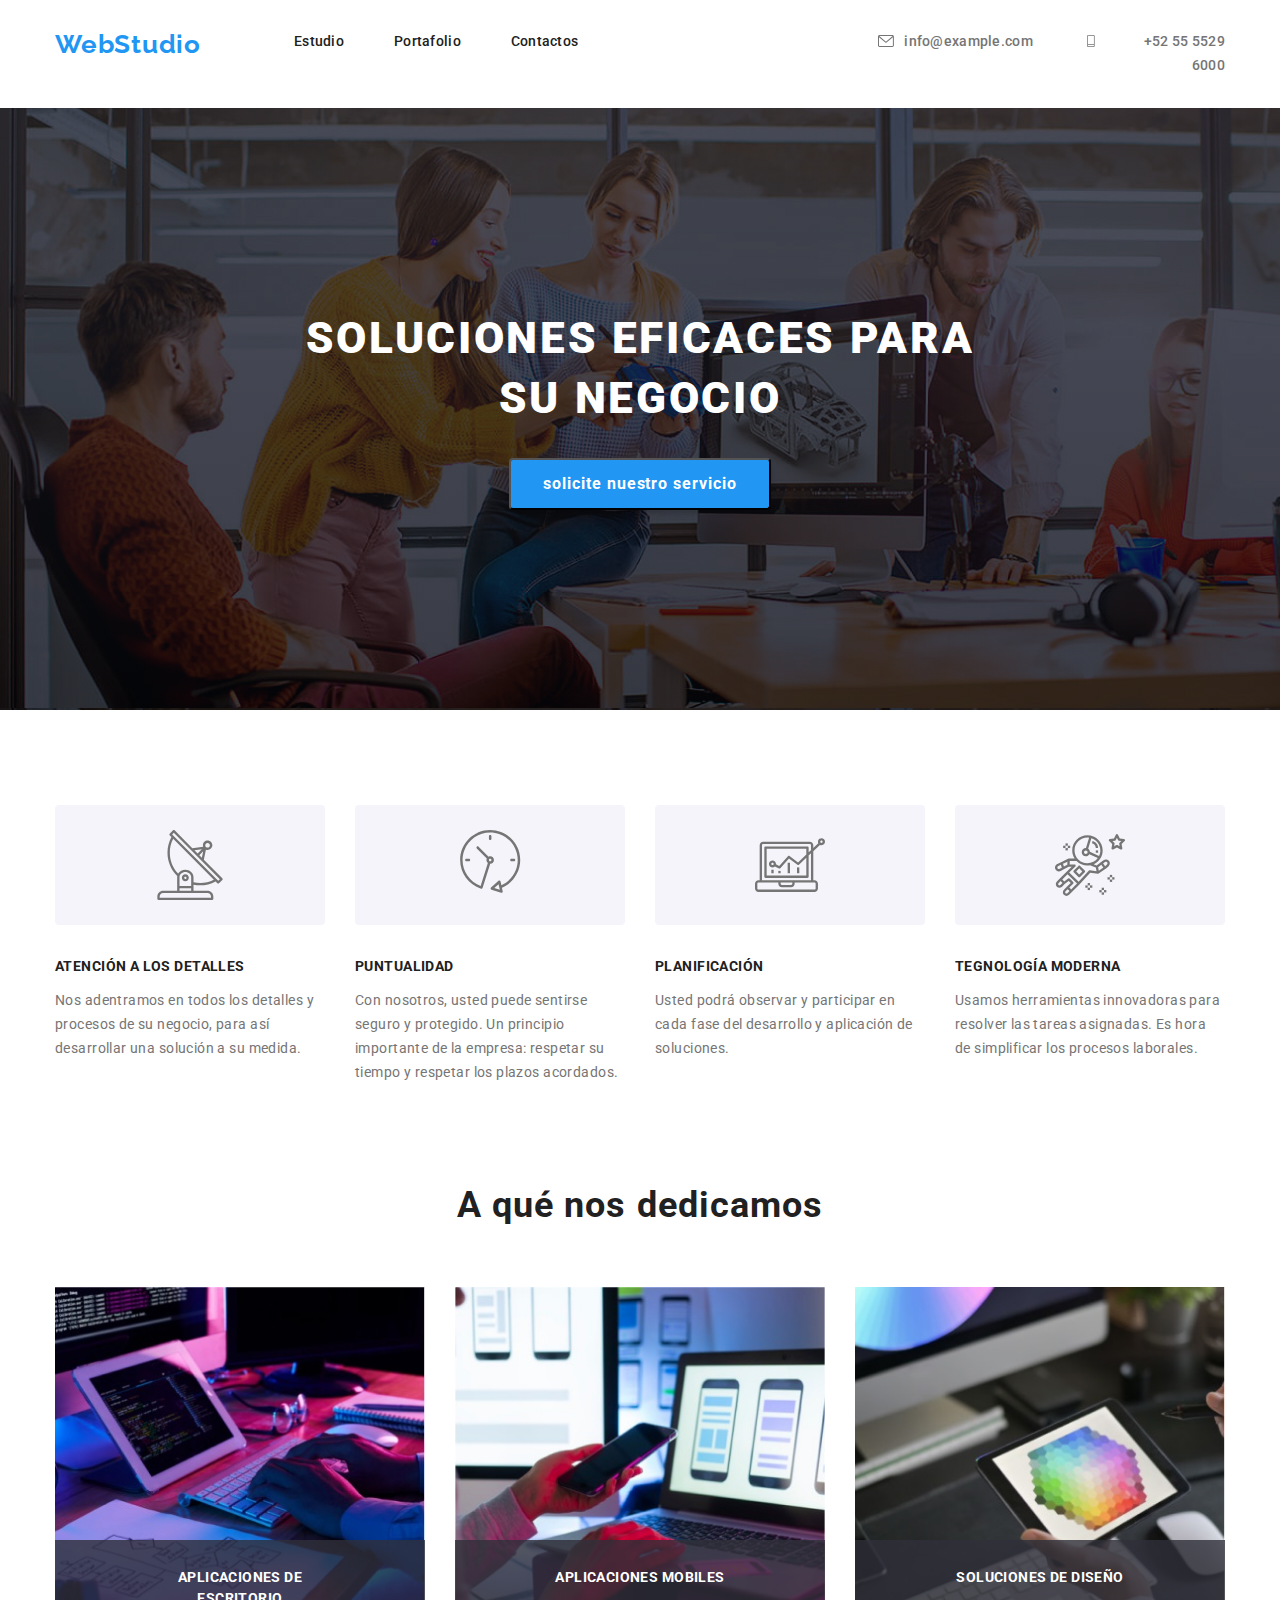
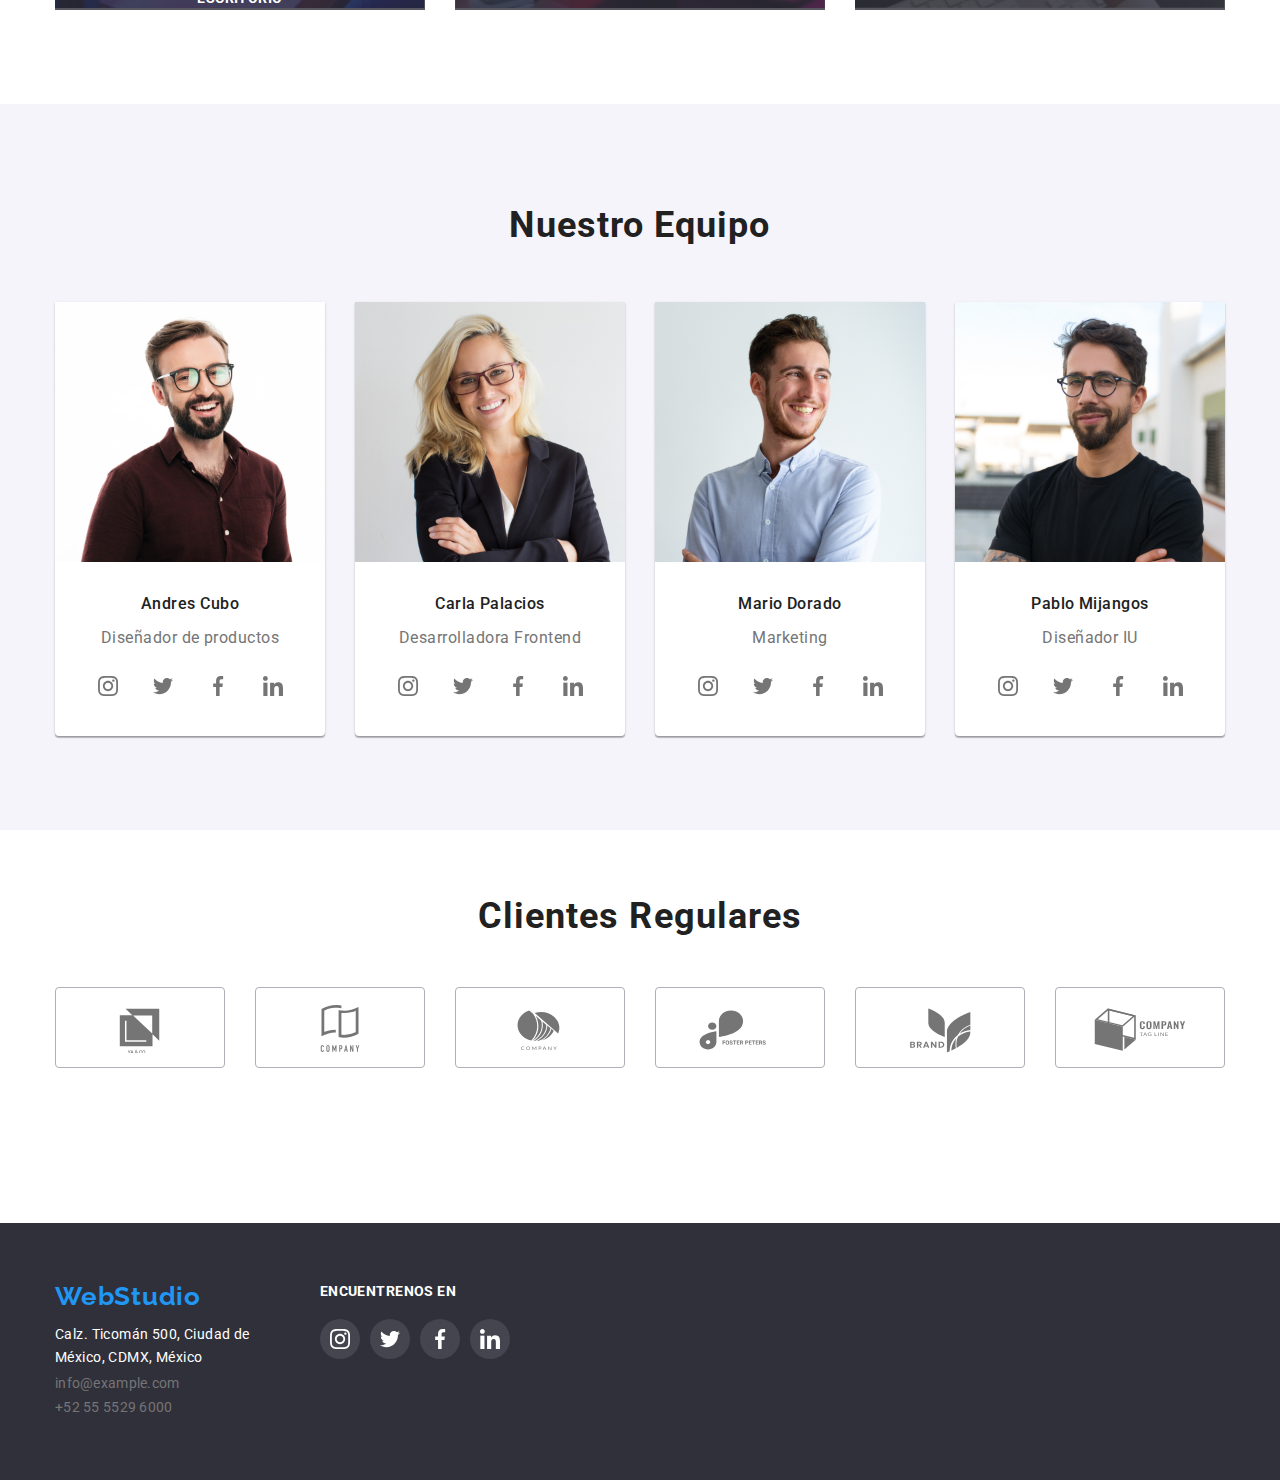
<file: index.html>
<!DOCTYPE html>
<html lang="en">
  <head>
    <meta charset="UTF-8" />
    <meta http-equiv="X-UA-Compatible" content="IE=edge" />
    <meta name="viewport" content="width=device-width, initial-scale=1.0" />
    <title>STUDIO-INDEX</title>
    <link
      rel="stylesheet"
      href="https://cdnjs.cloudflare.com/ajax/libs/modern-normalize/1.0.0/modern-normalize.min.css"
    />
    <link rel="stylesheet" href="./css/styles.css" />
    <link rel="preconnect" href="https://fonts.googleapis.com" />
    <link rel="preconnect" href="https://fonts.gstatic.com" crossorigin />
    <link
      href="https://fonts.googleapis.com/css2?family=Raleway:wght@700&family=Roboto:wght@400;500;700;900&display=swap"
      rel="stylesheet"
    />
  </head>
  <body>
    <header class="container-header">
      <div class="container flex">
        <nav class="container-nav">
          <a class="header-webstudio" href="webStudio">WebStudio</a>
          <ul class="set-header">
            <li class="item-header">
              <a class="stud-tex" href="./index.html"> Estudio</a>
            </li>
            <li class="item-header">
              <a class="stud-tex" href="./portafolio.html"> Portafolio</a>
            </li>
            <li class="item-header">
              <a class="stud-tex" href="Contactos"> Contactos</a>
            </li>
          </ul>
        </nav>
        <ul class="set-link-header">
          <li class="item-header">
            <svg class="icons-header">
              <use href="./images/symbol-defs.svg#icon-sobre"></use>
            </svg>
            <a class="a-header-text sobre" href="info@example.com">
              info@example.com
            </a>
          </li>
          <li class="item-header">
            <svg class="icons-header telefonio">
              <use href="./images/symbol-defs.svg#icon-telefonio"></use>
            </svg>
            <a class="a-header-text" href="+525555296000"> +52 55 5529 6000 </a>
          </li>
        </ul>
      </div>
    </header>
    <main>
      <section class="container-heroes">
        <div class="container">
          <h1 class="heroes-title">
            SOLUCIONES EFICACES PARA <br />
            SU NEGOCIO
          </h1>
          <button class="abrir-boton" data-modal-open>solicite nuestro servicio</button>

 <div class="backdrop is-hidden" data-modal>
    <div class="modal">
  <!-- <h3>deje sus datos..</h3>
    <form>
        <label>
        Nombre
        </label>
    </form><input type="text" name="" id="">   -->
    <button class="cerrar" data-modal-close><svg xmlns="http://www.w3.org/2000/svg" width="18" height="18" viewBox="0 0 18 18" fill="none">
      <path d="M15 4.10786L13.8921 3L9.5 7.39214L5.10786 3L4 4.10786L8.39214 8.5L4 12.8921L5.10786 14L9.5 9.60786L13.8921 14L15 12.8921L10.6079 8.5L15 4.10786Z" fill="black"/>
      </svg></button>  
    
</div>
</div>
      </section>
      <!--Grupo 1-->
      <section class="container-indicators">
        <div class="container">
          <ul class="card-set-indicators">
            <li class="item-indicators">
              <div class="box-indicators">
                <svg class="icons-indicators">
                  <use href="./images/symbol-defs.svg#icon-antena-1"></use>
                </svg>
              </div>
              <h3 class="indicators-title">ATENCIÓN A LOS DETALLES</h3>
              <p class="indicators-text">
                Nos adentramos en todos los detalles y<br />procesos de su
                negocio, para así <br />desarrollar una solución a su medida.
              </p>
            </li>
            <li class="item-indicators">
              <div class="box-indicators">
                <svg class="icons-indicators">
                  <use href="./images/symbol-defs.svg#icon-reloj-1"></use>
                </svg>
              </div>
              <h3 class="indicators-title">PUNTUALIDAD</h3>
              <p class="indicators-text">
                Con nosotros, usted puede sentirse <br />seguro y protegido. Un
                principio <br />importante de la empresa: respetar su
                <br />tiempo y respetar los plazos acordados.
              </p>
            </li>
            <li class="item-indicators">
              <div class="box-indicators">
                <svg class="icons-indicators">
                  <use href="./images/symbol-defs.svg#icon-diagrama-1"></use>
                </svg>
              </div>
              <h3 class="indicators-title">PLANIFICACIÓN</h3>
              <p class="indicators-text">
                Usted podrá observar y participar en <br />cada fase del
                desarrollo y aplicación de <br />soluciones.
              </p>
            </li>
            <li class="item-indicators">
              <div class="box-indicators">
                <svg class="icons-indicators">
                  <use href="./images/symbol-defs.svg#icon-astronauta-1"></use>
                </svg>
              </div>
              <h3 class="indicators-title">TEGNOLOGÍA MODERNA</h3>
              <p class="indicators-text">
                Usamos herramientas innovadoras para <br />resolver las tareas
                asignadas. Es hora <br />de simplificar los procesos laborales.
              </p>
            </li>
          </ul>
        </div>
      </section>
      <!--Grupo 3-->
      <section class="container-dedicate">
        <div class="container">
          <h2 class="dedicate-our-title">A qué nos dedicamos</h2>
          <ul class="set-images-dedicate">
            <!--imagen 1-->
            <li class="background">
              <img
                class="images-our-team"
                src="./images/computablet1.jpg"
                alt="Primer Miembro del Equipo"
                width="370px"
                height="294px"
              />
              <div class="box-dedicate-bottom">
                <p class="text-dedicate">APLICACIONES DE ESCRITORIO</p>
              </div>
            </li>
            <!--imagen 3-->
            <li class="background">
              <img
                class="images-our-team"
                src="./images/compucelular2.jpg"
                alt="Primer Miembro del Equipo"
                width="370px"
                height="294px"
              />
              <div class="box-dedicate-bottom">
                <p class="text-dedicate">APLICACIONES MOBILES</p>
              </div>
            </li>
            <!--imagen 4-->
            <li class="background">
              <img
                class="images-our-team"
                src="./images/tabletpaletacolores.jpg"
                alt="Primer Miembro del Equipo"
                width="370px"
                height="294px"
              />
              <div class="box-dedicate-bottom">
                <p class="text-dedicate">SOLUCIONES DE DISEÑO</p>
              </div>
            </li>
          </ul>
        </div>
      </section>
      <!--Grupo 2-->
      <section class="our-team">
        <div class="container">
          <h2 class="title-our-team">Nuestro Equipo</h2>
          <!--Tarjetas del equipo-->
          <ul class="set-images-team">
            <!--Tarjeta 1-->
            <li class="item-our-team">
              <img
                class="images-our-team"
                src="./images/andrescubos.jpg"
                alt="Primer Miembro del Equipo"
                width="270"
                height="260"
              />
              <h3 class="name-employee">Andres Cubo</h3>
              <p class="function-employee">Diseñador de productos</p>
              <div class="icons-our-team">
                <div class="hover-conjunt-team">
                  <a class="circle-our-team-icons">
                    <svg class="social-media">
                      <use href="./images/symbol-defs.svg#icon-instagram"></use>
                    </svg>
                  </a>
                </div>
                <div class="hover-conjunt-team">
                  <a class="circle-our-team-icons">
                    <svg class="social-media">
                      <use href="./images/symbol-defs.svg#icon-twitter"></use>
                    </svg>
                  </a>
                </div>
                <div class="hover-conjunt-team">
                  <a class="circle-our-team-icons">
                    <svg class="social-media">
                      <use href="./images/symbol-defs.svg#icon-facebook"></use>
                    </svg>
                  </a>
                </div>
                <div class="hover-conjunt-team">
                  <a class="circle-our-team-icons">
                    <svg class="social-media">
                      <use href="./images/symbol-defs.svg#icon-linkedin"></use>
                    </svg>
                  </a>
                </div>
              </div>
            </li>
            <!--Tarjeta 2-->
            <li class="item-our-team">
              <img
                class="images-our-team"
                src="./images/carlapalacios.jpg"
                alt="Segundo Miembro del Equipo"
                width="270"
                height="260"
              />
              <h3 class="name-employee">Carla Palacios</h3>
              <p class="function-employee">Desarrolladora Frontend</p>
              <div class="icons-our-team">
                <div class="hover-conjunt-team">
                  <a class="circle-our-team-icons">
                    <svg class="social-media">
                      <use href="./images/symbol-defs.svg#icon-instagram"></use>
                    </svg>
                  </a>
                </div>
                <div class="hover-conjunt-team">
                  <a class="circle-our-team-icons">
                    <svg class="social-media">
                      <use href="./images/symbol-defs.svg#icon-twitter"></use>
                    </svg>
                  </a>
                </div>
                <div class="hover-conjunt-team">
                  <a class="circle-our-team-icons">
                    <svg class="social-media">
                      <use href="./images/symbol-defs.svg#icon-facebook"></use>
                    </svg>
                  </a>
                </div>
                <div class="hover-conjunt-team">
                  <a class="circle-our-team-icons">
                    <svg class="social-media">
                      <use href="./images/symbol-defs.svg#icon-linkedin"></use>
                    </svg>
                  </a>
                </div>
              </div>
            </li>
            <!--Tarjeta 3-->
            <li class="item-our-team">
              <img
                class="images-our-team"
                src="./images/mariodorado.jpg"
                alt="Tercer Miembro del Equipo"
                width="270"
                height="260"
              />
              <h3 class="name-employee">Mario Dorado</h3>
              <p class="function-employee">Marketing</p>
              <div class="icons-our-team">
                <div class="hover-conjunt-team">
                  <a class="circle-our-team-icons">
                    <svg class="social-media">
                      <use href="./images/symbol-defs.svg#icon-instagram"></use>
                    </svg>
                  </a>
                </div>
                <div class="hover-conjunt-team">
                  <a class="circle-our-team-icons">
                    <svg class="social-media">
                      <use href="./images/symbol-defs.svg#icon-twitter"></use>
                    </svg>
                  </a>
                </div>
                <div class="hover-conjunt-team">
                  <a class="circle-our-team-icons">
                    <svg class="social-media">
                      <use href="./images/symbol-defs.svg#icon-facebook"></use>
                    </svg>
                  </a>
                </div>
                <div class="hover-conjunt-team">
                  <a class="circle-our-team-icons">
                    <svg class="social-media">
                      <use href="./images/symbol-defs.svg#icon-linkedin"></use>
                    </svg>
                  </a>
                </div>
              </div>
            </li>
            <!--Tarjeta 4-->
            <li class="item-our-team">
              <img
                class="images-our-team"
                src="./images/pablomijangos.jpg"
                alt="cuarto Miembro del Equipo"
                width="270"
                height="260"
              />
              <h3 class="name-employee">Pablo Mijangos</h3>
              <p class="function-employee">Diseñador IU</p>
              <div class="icons-our-team">
                <div class="hover-conjunt-team">
                  <a class="circle-our-team-icons">
                    <svg class="social-media">
                      <use href="./images/symbol-defs.svg#icon-instagram"></use>
                    </svg>
                  </a>
                </div>
                <div class="hover-conjunt-team">
                  <a class="circle-our-team-icons">
                    <svg class="social-media">
                      <use href="./images/symbol-defs.svg#icon-twitter"></use>
                    </svg>
                  </a>
                </div>
                <div class="hover-conjunt-team">
                  <a class="circle-our-team-icons">
                    <svg class="social-media">
                      <use href="./images/symbol-defs.svg#icon-facebook"></use>
                    </svg>
                  </a>
                </div>
                <div class="hover-conjunt-team">
                  <a class="circle-our-team-icons">
                    <svg class="social-media">
                      <use href="./images/symbol-defs.svg#icon-linkedin"></use>
                    </svg>
                  </a>
                </div>
              </div>
            </li>
          </ul>
        </div>
      </section>
      <section class="container-regular-customers">
        <div class="container">
          <h2 class="title-regular-customers">Clientes Regulares</h2>
          <ul class="set-regular-customer">
            <li>
              <a class="box-regular-customer">
                <svg class="logos-regular-customer">
                  <use href="./images/symbol-defs.svg#icon-logo-1"></use>
                </svg>
              </a>
            </li>
            <li>
              <a class="box-regular-customer">
                <svg class="logos-regular-customer">
                  <use href="./images/symbol-defs.svg#icon-logo-2"></use>
                </svg>
              </a>
            </li>
            <li>
              <a class="box-regular-customer">
                <svg class="logos-regular-customer">
                  <use href="./images/symbol-defs.svg#icon-logo-3"></use>
                </svg>
              </a>
            </li>
            <li>
              <a class="box-regular-customer">
                <svg class="logos-regular-customer">
                  <use href="./images/symbol-defs.svg#icon-logo-4"></use>
                </svg>
              </a>
            </li>
            <li>
              <a class="box-regular-customer">
                <svg class="logos-regular-customer">
                  <use
                    class="icons"
                    href="./images/symbol-defs.svg#icon-logo-5"
                  ></use>
                </svg>
              </a>
            </li>
            <li>
              <a class="box-regular-customer">
                <svg class="logos-regular-customer">
                  <use
                    class="icons"
                    href="./images/symbol-defs.svg#icon-logo-6"
                  ></use>
                </svg>
              </a>
            </li>
          </ul>
        </div>
      </section>
    </main>
    <!--Base-->
    <footer class="container-footer">
      <div class="container flex">
        <div class="block">
          <a class="header-webstudio-footer" href="webStudio">WebStudio</a>
          <address class="address-footer">
            <p class="p-footer">
              Calz. Ticomán 500, Ciudad de <br />México, CDMX, México
            </p>
            <ul class="set-addrees-footer">
              <li class="item-a-footer">
                <a class="a-footer" href="info@example.com">
                  info@example.com</a
                >
              </li>
              <li class="item-a-footer">
                <a class="a-footer" href="+525555296000"> +52 55 5529 6000 </a>
              </li>
            </ul>
          </address>
        </div>
        <div class="container-footer-icons">
          <p class="title-meet">ENCUENTRENOS EN</p>
          <ul class="set-footer-icons">
            <li>
              <div class="circle-footer-icons">
                <svg class="social-media-footer">
                  <use href="./images/symbol-defs.svg#icon-instagram"></use>
                </svg>
              </div>
            </li>
            <li>
              <div class="circle-footer-icons">
                <svg class="social-media-footer">
                  <use href="./images/symbol-defs.svg#icon-twitter"></use>
                </svg>
              </div>
            </li>
            <li>
              <div class="circle-footer-icons">
                <svg class="social-media-footer">
                  <use href="./images/symbol-defs.svg#icon-facebook"></use>
                </svg>
              </div>
            </li>
            <li>
              <div class="circle-footer-icons">
                <svg class="social-media-footer">
                  <use href="./images/symbol-defs.svg#icon-linkedin"></use>
                </svg>
              </div>
            </li>
          </ul>
        </div>
      </div>
    </footer>
    <script src="./js/modal.js"></script>
  </body>
</html>
</file>
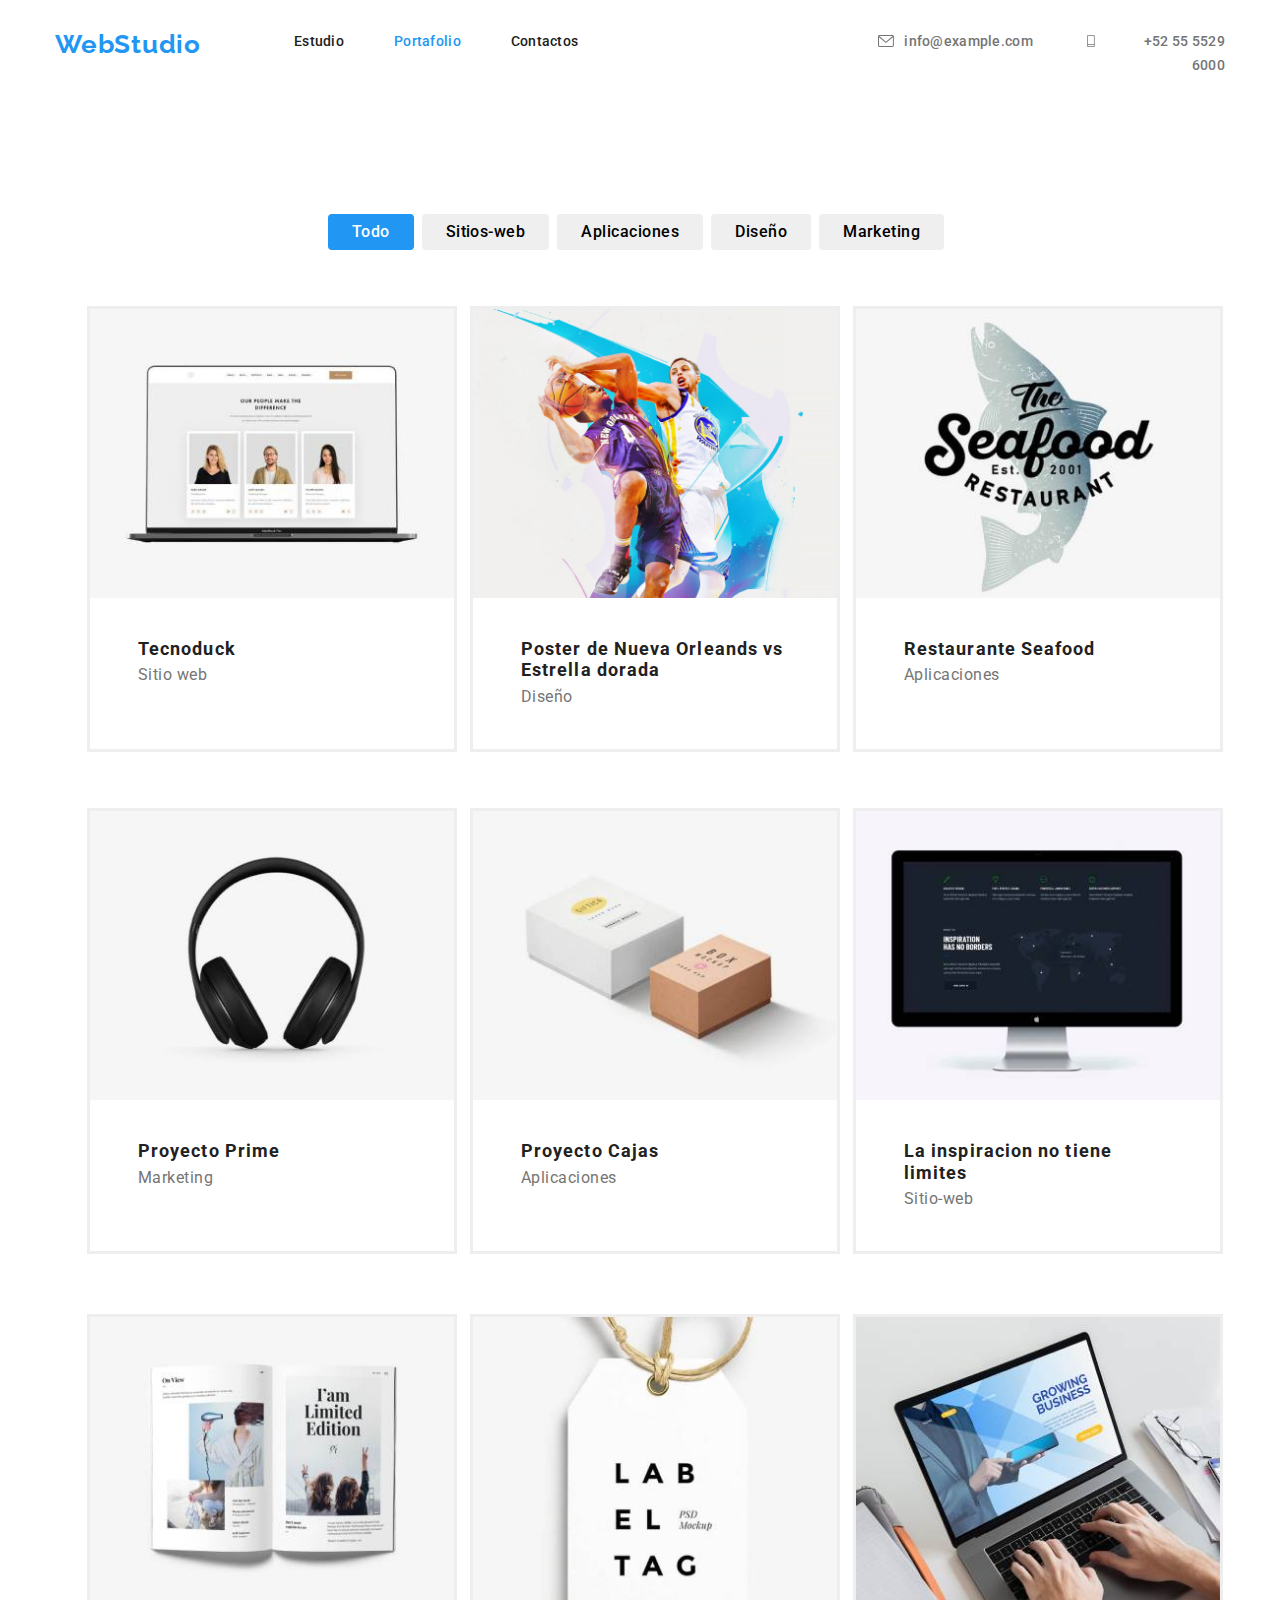
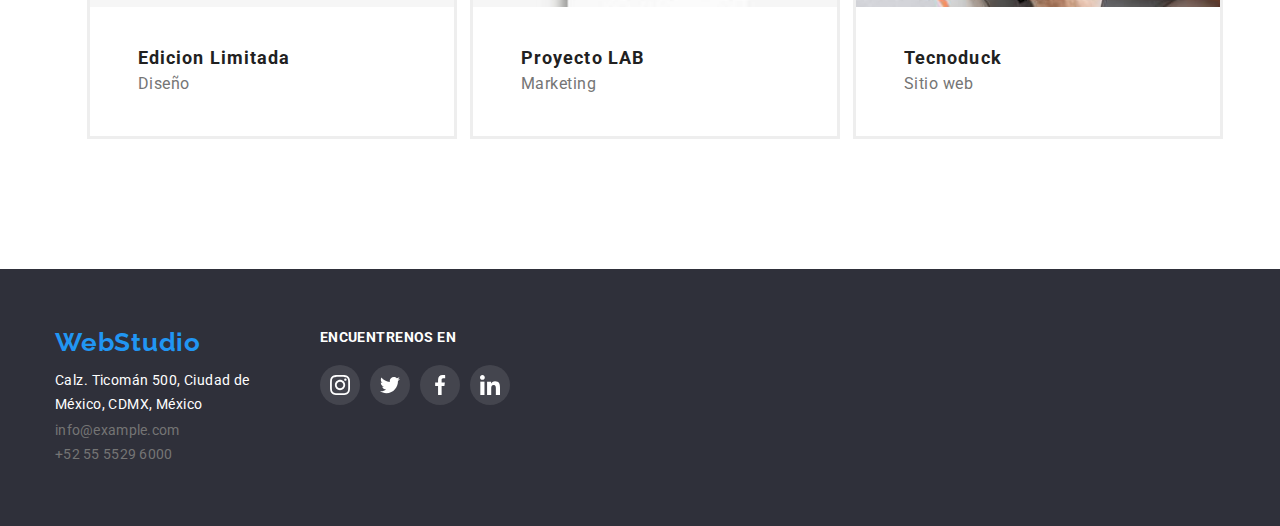
<file: portafolio.html>
<!DOCTYPE html>
<html lang="en">

<head>
  <meta charset="UTF-8" />
  <meta http-equiv="X-UA-Compatible" content="IE=edge" />
  <meta name="viewport" content="width=device-width, initial-scale=1.0" />
  <title>Webstudio-Portafolio</title>
  <!-- Primeramente el normalizador -->
  <link rel="stylesheet"
    href="https://cdnjs.cloudflare.com/ajax/libs/modern-normalize/1.0.0/modern-normalize.min.css" />
  <link rel="stylesheet" href="./css/styles.css" />
  <link rel="preconnect" href="https://fonts.googleapis.com" />
  <link rel="preconnect" href="https://fonts.gstatic.com" crossorigin />
  <link href="https://fonts.googleapis.com/css2?family=Raleway:wght@700&family=Roboto:wght@400;500;700;900&display=swap"
    rel="stylesheet" />
</head>

<body>
<main>
  <header class="container-header">
    <div class="container flex">
      <nav class="container-nav">
        <a class="header-webstudio" href="webStudio">WebStudio</a>
        <ul class="set-header">
          <li class="item-header">
            <a class="header-text" href="./index.html"> Estudio</a>
          </li>
          <li class="item-header">
            <a class="header-text portafolio" href="./portafolio.html">
              Portafolio</a
            >
          </li>
          <li class="item-header">
            <a class="header-text" href="Contactos"> Contactos</a>
          </li>
        </ul>
      </nav>
      <ul class="set-link-header">
        <li class="item-header">
          <svg class="icons-header">
            <use href="./images/symbol-defs.svg#icon-sobre"></use>
          </svg>
          <a class="a-header-text" href="info@example.com">
            info@example.com
          </a>
        </li>
        <li class="item-header">
          <svg class="icons-header telefonio">
            <use href="./images/symbol-defs.svg#icon-telefonio"></use>
          </svg>
          <a class="a-header-text" href="+525555296000"> +52 55 5529 6000 </a>
        </li>
      </ul>
    </div>
  </header>
  <main>
    <section class="container-briefcase">
      <div class="container">
        <ul class="set-filter-briefcase">
          <li class="item-filter-briefcase">
            <button type="button" class="filter-briefcase todo">Todo</button>
          </li>
          <li class="item-filter-briefcase">
            <button type="button" class="filter-briefcase sitio">
              Sitios-web
            </button>
          </li>
          <li class="item-filter-briefcase">
            <button type="button" class="filter-briefcase aplicaciones">
              Aplicaciones
            </button>
          </li>
          <li class="item-filter-briefcase">
            <button type="button" class="filter-briefcase diseño">
              Diseño
            </button>
          </li>
          <li class="item-filter-briefcase">
            <button type="button" class="filter-briefcase marketing">
              Marketing
            </button>
          </li>
        </ul>
   <!-- tarjetas  tarjetas  tarjetas  tarjetas  tarjetas  tarjetas  tarjetas  tarjetas  tarjetas  tarjetas  tarjetas  tarjetas  tarjetas  tarjetas  tarjetas  tarjetas  tarjetas  tarjetas  tarjetas  tarjetas  tarjetas  tarjetas  tarjetas
   tarjetas  tarjetas  tarjetas  tarjetas  tarjetas  tarjetas  tarjetas  tarjetas  tarjetas  tarjetas  tarjetas  tarjetas  tarjetas  tarjetas  tarjetas  tarjetas  tarjetas  tarjetas  tarjetas  tarjetas  tarjetas  tarjetas  tarjetas -->

  <div class="container-botton-top">
    <div class="flex-list">
    <div class="card-container">
      <div class="card-image">
        <img src="./images/computerthree.jpg" alt="Computerthree" width="370" />
        <div class="card-animation">
          Tecnoduck es una plataforma de ditribución de coronavirus de última generación. Las compañias usan esta
          plataforma para el espionaje digital y los ataques a los servidores
          seguros de la competencia.
        </div>
        </div> 
        <div class="card-body">
          <p class="card-title">Tecnoduck</p>
          <p class="card-description">Sitio web</p>
        </div>       
      </div> 

      <div class="card-container">
        <div class="card-image">
          <img src="./images/basketball.jpg" alt="Poster New Orleans VS Golden Star" width="370" />
          <div class="card-animation">
            Tecnoduck es una plataforma de ditribución de coronavirus de última generación. Las compañias usan esta
            plataforma para el espionaje digital y los ataques a los servidores
            seguros de la competencia.
          </div>
          </div> 
          <div class="card-body">
            <p class="card-title">Poster de Nueva Orleands vs<br />
              Estrella dorada</p>
            <p class="card-description">Diseño</p>
          </div>       
        </div> <div class="card-container">
          <div class="card-image">
            <img src="./images/theseafood.jpg" alt="The Seafood Restaurant" width="370" />
            <div class="card-animation">
              Tecnoduck es una plataforma de ditribución de coronavirus de última generación. Las compañias usan esta
              plataforma para el espionaje digital y los ataques a los servidores
              seguros de la competencia.
            </div>
            </div> 
            <div class="card-body">
              <p class="card-title">Restaurante Seafood</p>
              <p class="card-description">Aplicaciones</p>
            </div>       
          </div> 
    </div>
  </div>

  <div class="container-botton">
    <div class="flex-list">
    <div class="card-container">
      <div class="card-image">
        <img src="./images/headphones.jpg" alt="Headphones" width="370" />
        <div class="card-animation">
          Tecnoduck es una plataforma de ditribución de coronavirus de última generación. Las compañias usan esta
          plataforma para el espionaje digital y los ataques a los servidores
          seguros de la competencia.
        </div>
        </div> 
        <div class="card-body">
          <p class="card-title">Proyecto Prime</p>
          <p class="card-description">Marketing</p>
        </div>       
      </div> 

      <div class="card-container">
        <div class="card-image">
          <img src="./images/thebox.jpg" alt="The Boxs" width="370" />
          <div class="card-animation">
            Tecnoduck es una plataforma de ditribución de coronavirus de última generación. Las compañias usan esta
            plataforma para el espionaje digital y los ataques a los servidores
            seguros de la competencia.
          </div>
          </div> 
          <div class="card-body">
            <p class="card-title">Proyecto Cajas</p>
            <p class="card-description">Aplicaciones</p>
          </div>       
        </div> <div class="card-container">
          <div class="card-image">
            <img src="./images/computer.jpg" alt="Computer" width="370" />
            <div class="card-animation">
              Tecnoduck es una plataforma de ditribución de coronavirus de última generación. Las compañias usan esta
              plataforma para el espionaje digital y los ataques a los servidores
              seguros de la competencia.
            </div>
            </div> 
            <div class="card-body">
              <p class="card-title">La inspiracion no tiene limites</p>
              <p class="card-description">Sitio-web</p>
            </div>       
          </div> 
    </div>
  </div>

  <div class="container-botton-final">
    <div class="flex-list">
    <div class="card-container">
      <div class="card-image">
        <img src="./images/magazine.jpg" alt="Magazine" width="370" />
        <div class="card-animation">
          Tecnoduck es una plataforma de ditribución de coronavirus de última generación. Las compañias usan esta
          plataforma para el espionaje digital y los ataques a los servidores
          seguros de la competencia.
        </div>
        </div> 
        <div class="card-body">
          <p class="card-title">Edicion Limitada</p>
          <p class="card-description">Diseño</p>
        </div>       
      </div> 

      <div class="card-container">
        <div class="card-image">
          <img src="./images/label.jpg" alt="Labeltag" width="370" />
          <div class="card-animation">
            Tecnoduck es una plataforma de ditribución de coronavirus de última generación. Las compañias usan esta
            plataforma para el espionaje digital y los ataques a los servidores
            seguros de la competencia.
          </div>
          </div> 
          <div class="card-body">
            <p class="card-title">Proyecto LAB</p>
            <p class="card-description">Marketing</p>
          </div>       
        </div> <div class="card-container">
          <div class="card-image">
            <img src="./images/computertwo.jpg" alt="" width="370" />
            <div class="card-animation">
              Tecnoduck es una plataforma de ditribución de coronavirus de última generación. Las compañias usan esta
              plataforma para el espionaje digital y los ataques a los servidores
              seguros de la competencia.
            </div>
            </div> 
            <div class="card-body">
              <p class="card-title">Tecnoduck</p>
              <p class="card-description">Sitio web</p>
            </div>       
          </div> 
    </div>
  </div>
</main>
  <!--Footer-->
  <footer class="container-footer">
    <div class="container flex">
      <div class="block">
        <a class="header-webstudio-footer" href="webStudio">WebStudio</a>
        <address class="address-footer">
          <p class="p-footer">
            Calz. Ticomán 500, Ciudad de <br />México, CDMX, México
          </p>
          <ul class="set-addrees-footer">
            <li class="item-a-footer">
              <a class="a-footer" href="info@example.com">
                info@example.com</a
              >
            </li>
            <li class="item-a-footer">
              <a class="a-footer" href="+525555296000"> +52 55 5529 6000 </a>
            </li>
          </ul>
        </address>
      </div>
      <div class="container-footer-icons">
        <p class="title-meet">ENCUENTRENOS EN</p>
        <ul class="set-footer-icons">
          <li>
            <div class="circle-footer-icons">
              <svg class="social-media-footer">
                <use href="./images/symbol-defs.svg#icon-instagram"></use>
              </svg>
            </div>
          </li>
          <li>
            <div class="circle-footer-icons">
              <svg class="social-media-footer">
                <use href="./images/symbol-defs.svg#icon-twitter"></use>
              </svg>
            </div>
          </li>
          <li>
            <div class="circle-footer-icons">
              <svg class="social-media-footer">
                <use href="./images/symbol-defs.svg#icon-facebook"></use>
              </svg>
            </div>
          </li>
          <li>
            <div class="circle-footer-icons">
              <svg class="social-media-footer">
                <use href="./images/symbol-defs.svg#icon-linkedin"></use>
              </svg>
            </div>
          </li>
        </ul>
      </div>
    </div>
  </footer>
</body>

</html>
</file>
<file: css/styles.css>
html {
  box-sizing: border-box;
}

:root {
  --color-text: #212121;
  --background-color-heroes: #2f303a;
  --border-buttom-header-color: #ececec;
  --background-color-header: #ffffff;
  --background-color-team: #f5f4fa;
  --color-pseudoclase: #2196f3;
  --color-link: #757575;
  --item-products-border: #eeeeee;
  --background-color-icons-footer: rgba(255, 255, 255, 0.1);
  --color-icons: rgba(117, 117, 117, 1);
  --background-color-heroes-degrade: rgba(47, 48, 58, 0.4);
}

*,
*::after,
*::before {
  box-sizing: inherit;
}
/* Estilos para poner a cero la sangría superior de los elementos */
h1,
h2,
h3,
h4,
h5,
h6,
p {
  margin-top: 0;
  margin-bottom: 0;
}
/* Clase para restablecer las propiedades básicas de las listas (ul) */
ul {
  list-style: none;
  padding-left: 0;
  text-decoration: none;
  margin: 0;
}
/* Clase para restablecer las propiedades básicas de los enlaces */
a {
  text-decoration: none;
  color: inherit;
}
/* Propiedades para la correcta visualización de las imágenes */
img {
  display: block;
  max-width: 100%;
  height: auto;
}
/* Propiedad para anular la cursiva en address */

address {
  font-style: normal;
}

body {
  font-size: 14px;
  font-family: 'Roboto', sans-serif;
  letter-spacing: 0.03em;
  color: var(--color-text);
}

/* header */

.container {
  width: 1200px;
  padding-left: 15px;
  padding-right: 15px;
  margin-left: auto;
  margin-right: auto;
}

.flex {
  display: flex;
}

.der {
  display: flex;
  background-color: var(--background-color-header);
  border-bottom: 1px solid var(--border-buttom-header-color);
}

.container-nav {
  display: flex;
}
.header-webstudio{
  color: var(--color-pseudoclase);
  font-family: 'Raleway', sans-serif;
  font-size: 26px;
  font-weight: 700;
  line-height: 1.1em;
  letter-spacing: 0.03em;
  text-align: right;
  text-decoration: none;
  padding: 30px 0px;
  margin-right: 93px;
}

.stud-tex {
  font-size: 14px;
  font-weight: 500;
  line-height: 1.7em;
  letter-spacing: 0.02em;
  text-decoration: none;
}
.after {
  position: relative;
}
.after::after {
  content: "";
  border: 2px solid blue;
  position: absolute;
  top: 0px;
  left: 0px;
  width: 4em;
}

.stud-tex:hover:focus {
  color: var(--color-pseudoclase);
}

.set-header {
  display: flex;
  padding: 30px 0px;
  margin-right: 300px;
}

.header-text {
  font-size: 14px;
  font-weight: 500;
  line-height: 1.7em;
  letter-spacing: 0.02em;
  text-decoration: none;
}

.header-text:hover,
.header-text:focus {
  color: var(--color-pseudoclase);
}

.set-link-header {
  display: flex;
  padding: 30px 0px;
}

.item-header {
  display: flex;
}

.item-header:not(:last-child) {
  margin-right: 50px;
}

.estudio {
  color: var(--color-pseudoclase);
}

.portafolio {
  color: var(--color-pseudoclase);
}

.a-header-text {
  color: var(--color-link);
  font-weight: 500;
  font-size: 14px;
  line-height: 1.7em;
  letter-spacing: 0.02em;
  text-decoration: none;
  text-align: right;
}

.icons-header {
  height: 12px;
  width: 16px;
  fill: var(--color-icons);
  cursor: pointer;
  margin-right: 10px;
  margin-top: 5px;
}

.tel {
  height: 16px;
  width: 10px;
  margin-top: 4px;
}

.item-header:hover .a-header-text {
  color: var(--color-pseudoclase);
}

.item-header:hover .icons-header {
  fill: var(--color-pseudoclase);
}

/* Main Section Heroes */
.container-heroes {
  background-image: linear-gradient(rgba(35, 39, 50, 0.6), rgba(5, 7, 12, 0.6)),
    url(../images/Imagen.jpg);
  padding-top: 200px;
  padding-bottom: 200px;
}

.heroes-title {
  color: white;

  font-style: normal;
  font-weight: 900;
  font-size: 44px;
  line-height: 60px;

  text-align: center;
  letter-spacing: 0.06em;
  text-transform: uppercase;
}


/* Main Section indicators */

.container-indicators {
  padding-top: 95px;
  padding-bottom: 94px;
}

.item-indicators {
  flex-basis: calc((100%-90px) / 4);
}

.box-indicators {
  width: 270px;
  height: 120px;
  background: #f5f4fa;
  border-radius: 4px;
  margin-bottom: 30px;
  display: inline-flex;
}

.icons-indicators {
  padding: 25px 100px;
  fill: var(--color-icons);
  cursor: pointer;
}

.icons-indicators:hover {
  fill: #2196f3;
}

.card-set-indicators {
  display: flex;
  gap: 30px;
}

.indicators-title {
  color: var(--color-text);
  font-size: 14px;
  font-weight: 700;
  line-height: 1.7;
  letter-spacing: 0.03em;
  text-align: left;
  margin-bottom: 10px;
}

.indicators-text {
  color: var(--color-link);
  font-size: 14px;
  font-weight: 400;
  line-height: 1.7;
  letter-spacing: 0.03em;
  text-align: left;
}

/* Main Section dedicate */

.container-dedicate {
  margin: auto;
  mix-blend-mode: normal;
}

.dedicate-our-title {
  font-size: 36px;
  font-weight: 700;
  line-height: 1.5;
  letter-spacing: 0.03em;
  text-align: center;
  margin-bottom: 55.05px;
}

.set-images-dedicate {
  display: flex;
  margin: auto;
  justify-content: center;
  gap: 30px;
}

.background {
  width: 373px;
  height: 323px;
  position: relative;
}

.box-dedicate-bottom {
  width: 370px;
  height: 70px;
  background: rgba(47, 48, 58, 0.8);
  position: absolute;
  bottom: 0;
}

.text-dedicate {
  font-weight: 700;
  font-size: 14px;
  line-height: 1.5;
  text-align: center;
  letter-spacing: 0.03em;
  text-transform: uppercase;
  color: var(--background-color-header);
  padding: 27px 79px;
}

/* Main Section team */

.our-team {
  margin-top: 94px;
  background-color: var(--background-color-team);
}

.title-our-team {
  font-size: 36px;
  font-weight: 700;
  line-height: 1.5;
  letter-spacing: 0.03em;
  text-align: center;
  margin: auto;
  padding-top: 94px;
}

.set-images-team {
  display: flex;
  margin-top: 50px;
  padding-bottom: 94px;
  gap: 30px;
}

.item-our-team {
  box-shadow: 0px 1px 3px rgba(0, 0, 0, 0.12), 0px 1px 1px rgba(0, 0, 0, 0.14),
    0px 2px 1px rgba(0, 0, 0, 0.2);
  border-radius: 0px 0px 4px 4px;
  background-color: white;
}

.name-employee {
  color: var(--color-text);
  font-size: 16px;
  font-weight: 500;
  line-height: 1.5;
  letter-spacing: 0.03em;
  text-align: center;
  padding-top: 30px;
}

.function-employee {
  color: var(--color-link);
  font-size: 16px;
  font-weight: 400;
  line-height: 1.5;
  letter-spacing: 0.03em;
  text-align: center;
  margin-top: 10px;
}

.icons-our-team {
  display: flex;
  padding-top: 16px;
  padding-bottom: 30px;
  align-items: center;
  justify-content: center;
  gap: 15px;
}

.hover-conjunt-team:hover .circle-our-team-icons {
  background-color: var(--color-pseudoclase);
}
.hover-conjunt-team:hover .social-media {
  fill: var(--background-color-header);
}

.circle-our-team-icons {
  height: 40px;
  width: 40px;
  border-radius: 50%;
  display: flex;
  align-items: center;
  justify-content: center;
  cursor: pointer;
}

.circle-our-team-icons:hover {
  background-color: var(--color-pseudoclase);
}

.social-media {
  height: 20px;
  width: 20px;
  fill: var(--color-icons);
  cursor: pointer;
}

.social-media:hover {
  fill: var(--background-color-header);
}

.container-regular-customers {
  padding-bottom: 151px;
}

.title-regular-customers {
  font-size: 36px;
  font-weight: 700;
  line-height: 1.5;
  letter-spacing: 0.03em;
  text-align: center;
  padding-top: 59px;
  margin-bottom: 44px;
}

.set-regular-customer {
  gap: 30px;
  display: flex;
}

.logos-regular-customer {
  box-sizing: border-box;
  border: 1px solid #afb1b8;
  border-radius: 4px;
  width: 170px;
  height: 81px;
  padding: 14px 32px;
  fill: var(--color-icons);
  cursor: pointer;
}

.box-regular-customer:hover .logos-regular-customer {
  fill: var(--color-pseudoclase);
  border-color: var(--color-pseudoclase);
}


/* Desde este punto se maneja la pagina de portafolio *//* Desde este punto se maneja la pagina de portafolio *//* Desde este punto se maneja la pagina de portafolio *//* Desde este punto se maneja la pagina de portafolio *//* Desde este punto se maneja la pagina de portafolio *//* Desde este punto se maneja la pagina de portafolio *//* Desde este punto se maneja la pagina de portafolio *//* Desde este punto se maneja la pagina de portafolio *//* Desde este punto se maneja la pagina de portafolio *//* Desde este punto se maneja la pagina de portafolio *//* Desde este punto se maneja la pagina de portafolio *//* Desde este punto se maneja la pagina de portafolio *//* Desde este punto se maneja la pagina de portafolio *//* Desde este punto se maneja la pagina de portafolio *//* Desde este punto se maneja la pagina de portafolio *//* Desde este punto se maneja la pagina de portafolio *//* Desde este punto se maneja la pagina de portafolio *//* Desde este punto se maneja la pagina de portafolio *//* Desde este punto se maneja la pagina de portafolio *//* Desde este punto se maneja la pagina de portafolio *//* Desde este punto se maneja la pagina de portafolio *//* Desde este punto se maneja la pagina de portafolio *//* Desde este punto se maneja la pagina de portafolio *//* Desde este punto se maneja la pagina de portafolio *//* Desde este punto se maneja la pagina de portafolio *//* Desde este punto se maneja la pagina de portafolio *//* Desde este punto se maneja la pagina de portafolio */
/* Desde este punto se maneja la pagina de portafolio *//* Desde este punto se maneja la pagina de portafolio *//* Desde este punto se maneja la pagina de portafolio *//* Desde este punto se maneja la pagina de portafolio *//* Desde este punto se maneja la pagina de portafolio *//* Desde este punto se maneja la pagina de portafolio *//* Desde este punto se maneja la pagina de portafolio *//* Desde este punto se maneja la pagina de portafolio *//* Desde este punto se maneja la pagina de portafolio *//* Desde este punto se maneja la pagina de portafolio *//* Desde este punto se maneja la pagina de portafolio *//* Desde este punto se maneja la pagina de portafolio *//* Desde este punto se maneja la pagina de portafolio *//* Desde este punto se maneja la pagina de portafolio *//* Desde este punto se maneja la pagina de portafolio *//* Desde este punto se maneja la pagina de portafolio *//* Desde este punto se maneja la pagina de portafolio *//* Desde este punto se maneja la pagina de portafolio *//* Desde este punto se maneja la pagina de portafolio *//* Desde este punto se maneja la pagina de portafolio *//* Desde este punto se maneja la pagina de portafolio *//* Desde este punto se maneja la pagina de portafolio *//* Desde este punto se maneja la pagina de portafolio *//* Desde este punto se maneja la pagina de portafolio *//* Desde este punto se maneja la pagina de portafolio *//* Desde este punto se maneja la pagina de portafolio *//* Desde este punto se maneja la pagina de portafolio */
/* Desde este punto se maneja la pagina de portafolio *//* Desde este punto se maneja la pagina de portafolio *//* Desde este punto se maneja la pagina de portafolio *//* Desde este punto se maneja la pagina de portafolio *//* Desde este punto se maneja la pagina de portafolio *//* Desde este punto se maneja la pagina de portafolio *//* Desde este punto se maneja la pagina de portafolio *//* Desde este punto se maneja la pagina de portafolio *//* Desde este punto se maneja la pagina de portafolio *//* Desde este punto se maneja la pagina de portafolio *//* Desde este punto se maneja la pagina de portafolio *//* Desde este punto se maneja la pagina de portafolio *//* Desde este punto se maneja la pagina de portafolio *//* Desde este punto se maneja la pagina de portafolio *//* Desde este punto se maneja la pagina de portafolio *//* Desde este punto se maneja la pagina de portafolio *//* Desde este punto se maneja la pagina de portafolio *//* Desde este punto se maneja la pagina de portafolio *//* Desde este punto se maneja la pagina de portafolio *//* Desde este punto se maneja la pagina de portafolio *//* Desde este punto se maneja la pagina de portafolio *//* Desde este punto se maneja la pagina de portafolio *//* Desde este punto se maneja la pagina de portafolio *//* Desde este punto se maneja la pagina de portafolio *//* Desde este punto se maneja la pagina de portafolio *//* Desde este punto se maneja la pagina de portafolio *//* Desde este punto se maneja la pagina de portafolio */
/* Desde este punto se maneja la pagina de portafolio *//* Desde este punto se maneja la pagina de portafolio *//* Desde este punto se maneja la pagina de portafolio *//* Desde este punto se maneja la pagina de portafolio *//* Desde este punto se maneja la pagina de portafolio *//* Desde este punto se maneja la pagina de portafolio *//* Desde este punto se maneja la pagina de portafolio *//* Desde este punto se maneja la pagina de portafolio *//* Desde este punto se maneja la pagina de portafolio *//* Desde este punto se maneja la pagina de portafolio *//* Desde este punto se maneja la pagina de portafolio *//* Desde este punto se maneja la pagina de portafolio *//* Desde este punto se maneja la pagina de portafolio *//* Desde este punto se maneja la pagina de portafolio *//* Desde este punto se maneja la pagina de portafolio *//* Desde este punto se maneja la pagina de portafolio *//* Desde este punto se maneja la pagina de portafolio *//* Desde este punto se maneja la pagina de portafolio *//* Desde este punto se maneja la pagina de portafolio *//* Desde este punto se maneja la pagina de portafolio *//* Desde este punto se maneja la pagina de portafolio *//* Desde este punto se maneja la pagina de portafolio *//* Desde este punto se maneja la pagina de portafolio *//* Desde este punto se maneja la pagina de portafolio *//* Desde este punto se maneja la pagina de portafolio *//* Desde este punto se maneja la pagina de portafolio *//* Desde este punto se maneja la pagina de portafolio */


/* main section FilterBriefcase */

.container-briefcase {
  background-color: white;
  margin: auto;
}

.set-filter-briefcase {
  display: flex;
  padding-top: 106px;
  align-items: center;
  justify-content: center;
}

.item-filter-briefcase {
  margin-right: 8px;
}

.filter-briefcase {
  border-radius: 4px;
  font-size: 16px;
  font-weight: 500;
  line-height: 1.5;
  letter-spacing: 0.03em;
  text-align: center;
  border: none;
  cursor: pointer;
  padding: 6px 24px;
}

.filter-briefcase:hover,
.filter-briefcase:focus {
  box-shadow: 0px 2px 2px 0px rgba(0, 0, 0, 0.12);

  box-shadow: 0px 1px 2px 0px rgba(0, 0, 0, 0.08);

  box-shadow: 0px 3px 1px 0px rgba(0, 0, 0, 0.1);
}

.todo {
  background: var(--color-pseudoclase);
  color: white;
  text-align: center;
}

.filter-briefcase:hover,
.filter-briefcase:focus {
  background: var(--color-pseudoclase);
  color: white;
}

/* main section products */

.set-products {
  display: flex;
  flex-wrap: wrap;
  margin-top: 50px;
  padding-bottom: 82px;
  gap: 26px;
}

.item-products {
  background-color: var(--background-color-header);
  border-radius: 4px;
  border: 1px solid var(--item-products-border);
}

.item-products:hover {
  box-shadow: 1px 4px 6px 0px rgba(0, 0, 0, 0.16);

  box-shadow: 0px 4px 4px 0px rgba(0, 0, 0, 0.06);

  box-shadow: 0px 1px 1px 0px rgba(0, 0, 0, 0.12);
}



/* cambios de la tarea 5 cambios de la tarea 5cambios de la tarea 5cambios de la tarea 5cambios de la tarea 5cambios de la tarea 5cambios de la tarea 5cambios de la tarea 5cambios de la tarea 5cambios de la tarea 5cambios de la tarea 5cambios de la tarea 5cambios de la tarea 5
cambios de la tarea 5cambios de la tarea 5cambios de la tarea 5cambios de la tarea 5cambios de la tarea 5cambios de la tarea 5cambios de la tarea 5cambios de la tarea 5cambios de la tarea 5cambios de la tarea 5cambios de la tarea 5cambios de la tarea 5cambios de la tarea 5cambios de la tarea 5cambios de la tarea 5
cambios de la tarea 5cambios de la tarea 5cambios de la tarea 5cambios de la tarea 5cambios de la tarea 5cambios de la tarea 5cambios de la tarea 5cambios de la tarea 5cambios de la tarea 5cambios de la tarea 5cambios de la tarea 5cambios de la tarea 5cambios de la tarea 5cambios de la tarea 5cambios de la tarea 5
cambios de la tarea 5cambios de la tarea 5cambios de la tarea 5cambios de la tarea 5cambios de la tarea 5cambios de la tarea 5cambios de la tarea 5cambios de la tarea 5cambios de la tarea 5cambios de la tarea 5cambios de la tarea 5cambios de la tarea 5cambios de la tarea 5cambios de la tarea 5cambios de la tarea 5
cambios de la tarea 5cambios de la tarea 5cambios de la tarea 5cambios de la tarea 5cambios de la tarea 5cambios de la tarea 5cambios de la tarea 5cambios de la tarea 5cambios de la tarea 5cambios de la tarea 5cambios de la tarea 5cambios de la tarea 5cambios de la tarea 5cambios de la tarea 5cambios de la tarea 5 */

.container-botton-top {
  width: 1200px;
  margin: 56px auto;
  padding: 0 32px;
}
.container-botton {
  width: 1200px;
  margin: 30px auto;
  padding: 0 32px;
}
.container-botton-final {
  width: 1200px;
  margin: 30px auto;
  padding: 30px 32px 100px;
}
.card-title {
  cursor: pointer;
  font-size: 18px;
  font-weight: 700;
  line-height: 1.2;
  letter-spacing: 0.06em;
  text-align: left;
  padding-top: 20px;
  padding-left: 24px;
  padding-right: 20px;
}
.card-body {
  padding: 20px 24px;
}


.card-description {
  cursor: pointer;
  color: var(--color-link);
  font-size: 16px;
  line-height: 1.5;
  letter-spacing: 0.03em;
  text-align: left;
  padding-left: 24px;
  padding-right: 24px;
  padding-bottom: 20px;
  margin-top: 4px;
}
.flex-list {
  display: flex;
  justify-content: space-between;
}
.card-container {
  width: 370px;

  background: var(--background-color-header);
  border: solid var(--item-products-border);
}
.card-container:hover {
  box-shadow: 1px 4px 6px 0px rgba(0, 0, 0, 0.16), 0px 4px 4px 0px rgba(0, 0, 0, 0.06), 0px 1px 1px 0px rgba(0, 0, 0, 0.12);

}
.card-animation {
  position: absolute;
  top: 0;
  height: 294px;
  width: 370px;

  background: rgba(33, 150, 243, 0.9);
  letter-spacing: 0.03em;
  color: var(--background-color-header);
  padding: 63px 24px;
  transform: translateY(105%);
  transition: transform 250ms ease;
  transition-timing-function: cubic-bezier(0.4, 0, 0.2, 1);
}
.card-container:hover .card-animation {
  transform: translateY(0%);

}
.card-image {
  position: relative;
  overflow: hidden;
}
 /* etiqueta modal cambios  etiqueta modal cambios etiqueta modal cambios etiqueta modal cambios etiqueta modal cambios etiqueta modal cambios etiqueta modal cambios etiqueta modal cambios etiqueta modal cambios etiqueta modal cambios etiqueta modal cambios etiqueta modal cambios etiqueta modal cambios etiqueta modal cambios etiqueta modal cambios etiqueta modal cambios etiqueta modal cambios
 etiqueta modal cambios etiqueta modal cambios etiqueta modal cambios etiqueta modal cambios etiqueta modal cambios etiqueta modal cambios etiqueta modal cambios etiqueta modal cambios etiqueta modal cambios etiqueta modal cambios etiqueta modal cambios etiqueta modal cambios etiqueta modal cambios etiqueta modal cambios etiqueta modal cambios etiqueta modal cambios etiqueta modal cambios */


 .backdrop {
  position: fixed;
  top: 0;
  left: 0;
  width: 100%;
  height: 100%;
  background-color: rgba(0, 0, 0, 0.5);
  opacity: 1;
  visibility: visible;
  transition: opacity 250ms cubic-bezier(0.4, 0, 0.2, 1), visibility 250ms
  cubic-bezier(0.4, 0, 0.2, 1);
  align-items: center;
  display: flex;
}
.is-hidden {
  visibility: hidden;
  opacity: 0;
  pointer-events: none;
}
.modal {
  width: 528px;
  height: 581px;
  background-color: white;
  border: 1px solid black;
  border-radius: 5px;
  margin: auto;
  display: flex;
  position: relative;
} 
.abrir-boton {
  margin: auto;
  gap: 10px;
  padding: 10px 32px;
  font-style: normal;
  font-weight: 700;
  font-size: 16px;
  line-height: 1.8;
  display: flex;
  letter-spacing: 0.06em;
  cursor: pointer;
  box-shadow: 0px 4px 4px rgba(0, 0, 0, 0.15);
  border-radius: 4px;
  margin-top: 30px;
  background-color: var(--color-pseudoclase);
  color: var(--background-color-header);
}
.cerrar {
  position: absolute;
  top: 8px;
  right: 8px;
}

/* Footer */

footer {
  color: white;
  background-color: var(--background-color-heroes);
}

.container-footer {
  padding-top: 60px;
  padding-bottom: 60px;
}

.header-webstudio-footer {
  color: var(--color-pseudoclase);
  font-family: 'Raleway', sans-serif;
  font-size: 26px;
  font-weight: 700;
  line-height: 1;
  letter-spacing: 0.03em;
  text-decoration: none;
  cursor: pointer;
  margin-top: 60px;
}

.p-footer {
  font-size: 14px;
  font-weight: 400;
  line-height: 1.7;
  letter-spacing: 0.03em;
  margin-bottom: 2px;
  margin-top: 14px;
}

.set-addrees-footer {
  display: inline-block;
  margin: auto;
}

.item-a-footer {
  margin: auto;
}

.a-footer:hover,
.a-footer:focus {
  color: var(--color-pseudoclase);
}

.a-footer:active {
  color: var(--color-pseudoclase);
}

.a-footer {
  color: var(--color-link);
  font-weight: 400;
  font-size: 14px;
  line-height: 1.7;
  letter-spacing: 0.02em;
  margin-bottom: 47px;
  padding-bottom: 9px;
}

.container-footer-icons {
  display: flex;
  background-color: var(background-color-icons-footer);
  display: block;
  margin-left: 70px;
}

.title-meet {
  font-weight: 700;
  font-size: 14px;
  line-height: 16px;
  letter-spacing: 0.03em;
  text-transform: uppercase;
  margin-bottom: 20px;
}

.set-footer-icons {
  display: flex;
  gap: 10px;
}

.circle-footer-icons {
  height: 40px;
  width: 40px;
  background-color: var(--background-color-icons-footer);
  border-radius: 50%;
  display: flex;
  align-items: center;
  justify-content: center;
  cursor: pointer;
}

.circle-footer-icons:hover {
  background-color: var(--color-pseudoclase);
}

.social-media-footer {
  height: 20px;
  width: 20px;
  fill: var(--background-color-header);
}
</file>
